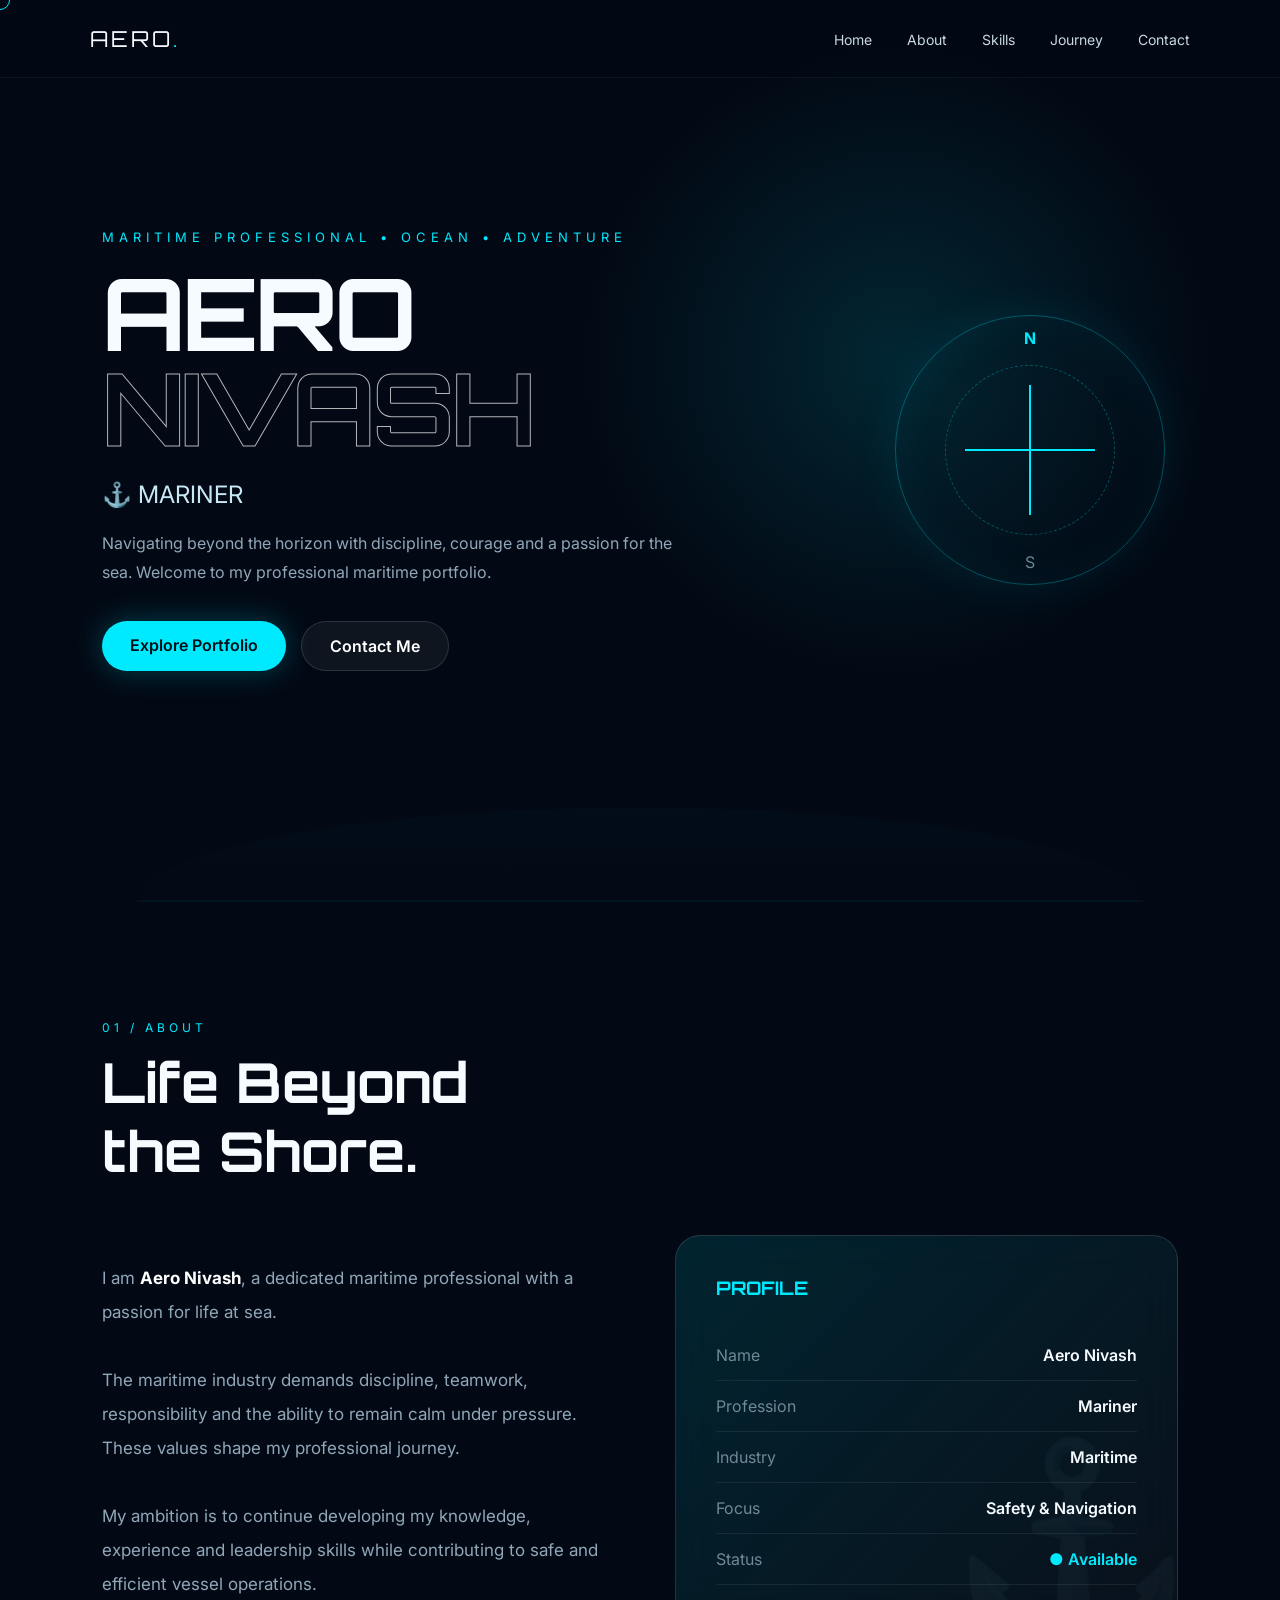
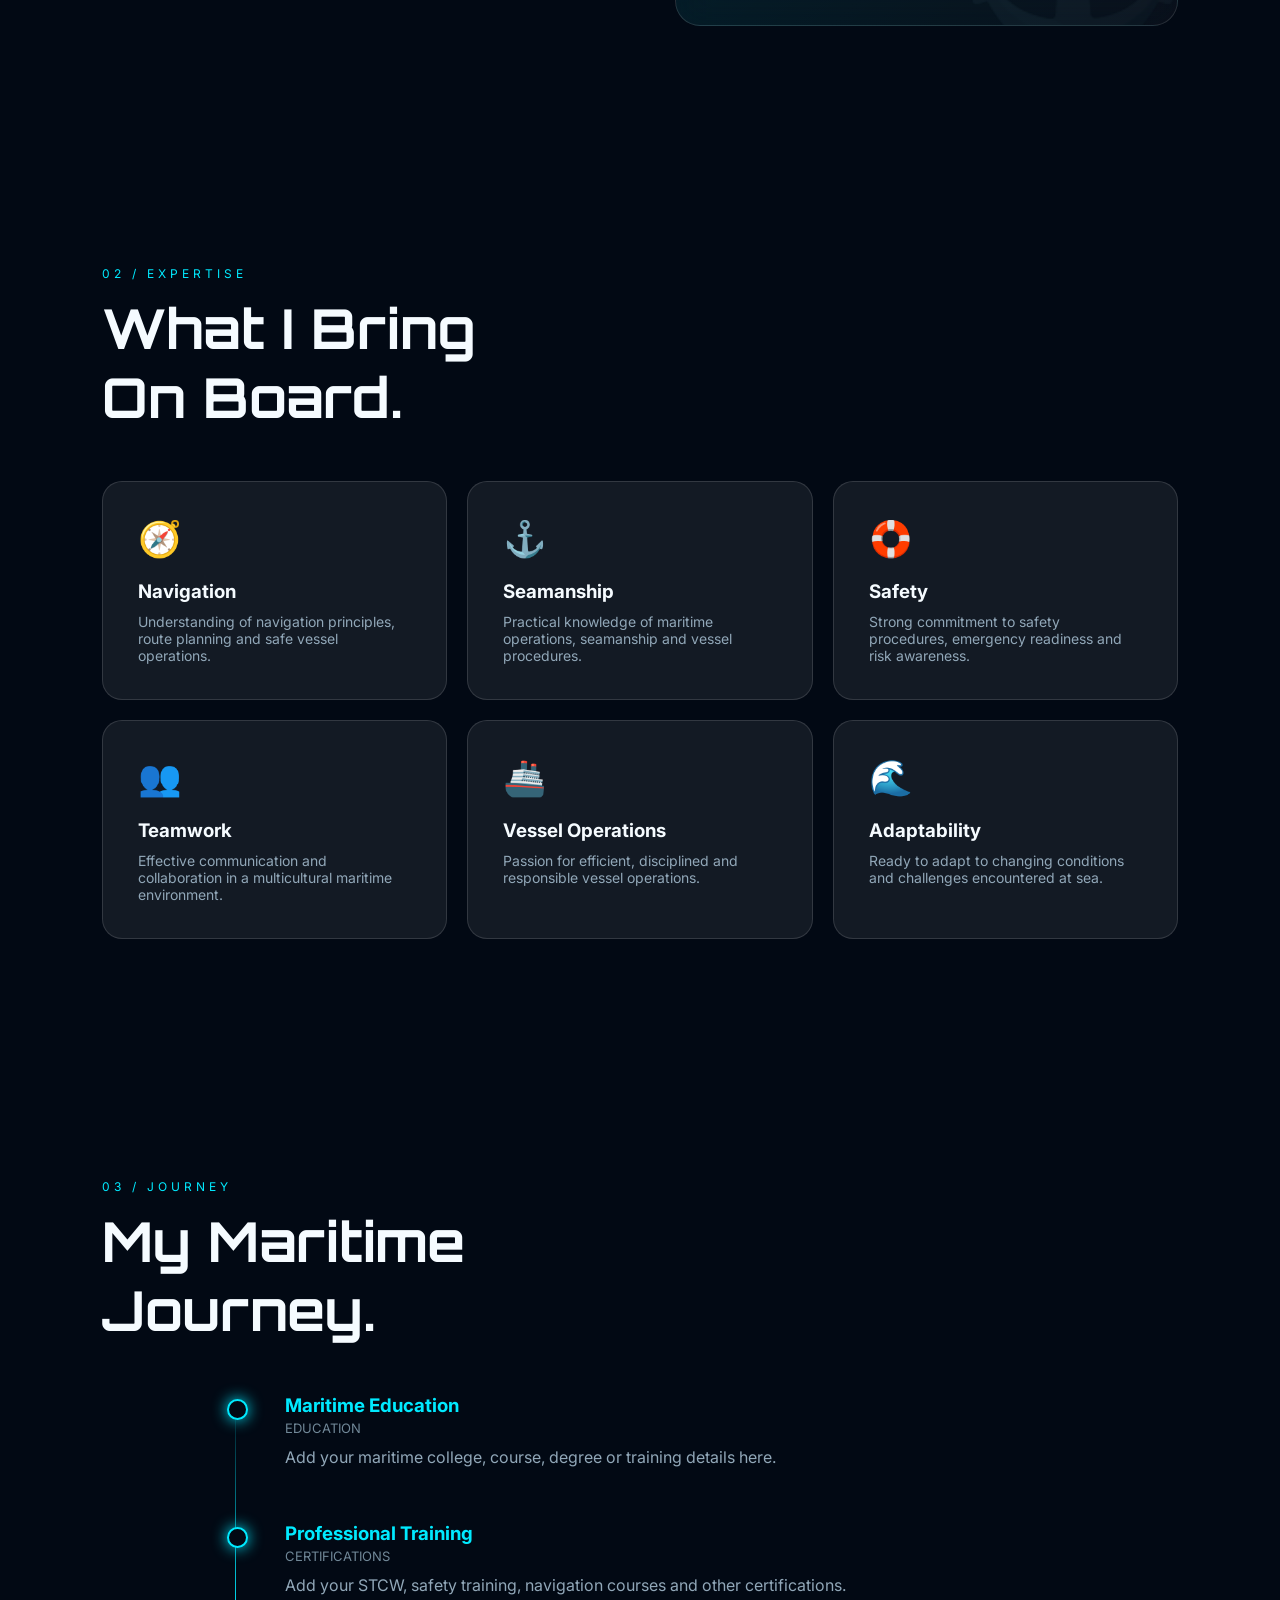
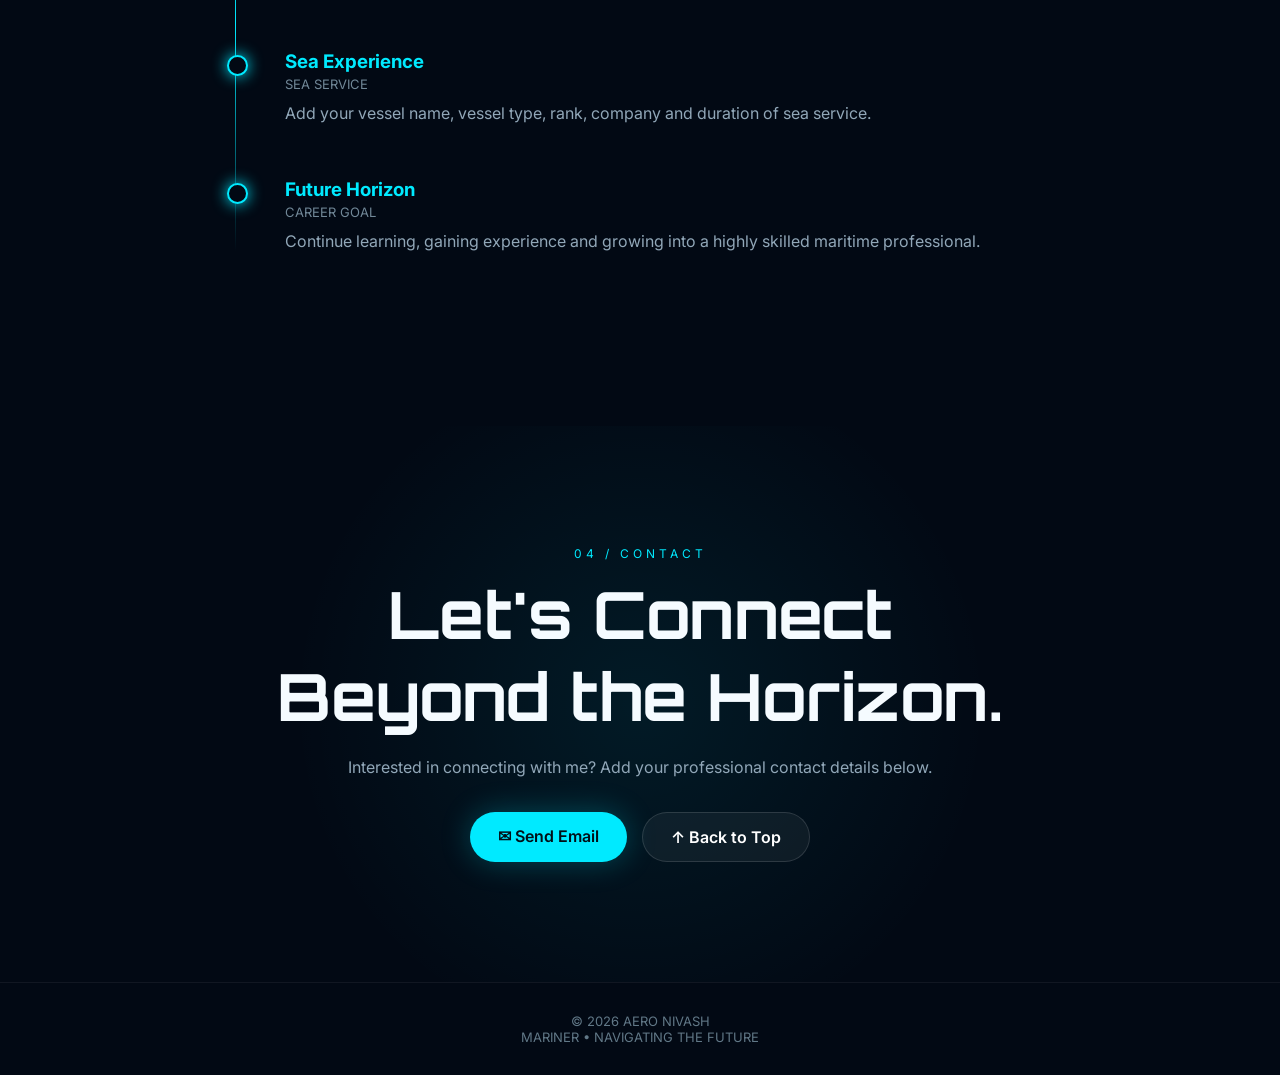
<file: index.html>
<!DOCTYPE html>
<html lang="en">
<head>
    <meta charset="UTF-8">
    <meta name="viewport" content="width=device-width, initial-scale=1.0">

    <title>Aero Nivash | Mariner</title>

    <!-- Google Fonts -->
    <link rel="preconnect" href="https://fonts.googleapis.com">
    <link rel="preconnect" href="https://fonts.gstatic.com" crossorigin>

    <link
        href="https://fonts.googleapis.com/css2?family=Inter:wght@300;400;500;600;700&family=Orbitron:wght@500;700;800&display=swap"
        rel="stylesheet"
    >
    <link rel="stylesheet" href="style.css">
</head>

<body>
    <div class="cursor"></div>

    <nav>

        <div class="logo">
            AERO<span>.</span>
        </div>

        <ul>
            <li><a href="#home">Home</a></li>
            <li><a href="#about">About</a></li>
            <li><a href="#skills">Skills</a></li>
            <li><a href="#journey">Journey</a></li>
            <li><a href="#contact">Contact</a></li>
        </ul>

    </nav>

    <section class="hero" id="home">

        <div class="hero-content">

            <div class="small-title">
                MARITIME PROFESSIONAL • OCEAN • ADVENTURE
            </div>

            <h1>
                AERO
                <span>NIVASH</span>
            </h1>

            <h2>
                ⚓ MARINER
            </h2>

            <p>
                Navigating beyond the horizon with discipline, courage
                and a passion for the sea. Welcome to my professional
                maritime portfolio.
            </p>

            <div class="buttons">

                <a href="#about" class="btn primary">
                    Explore Portfolio
                </a>

                <a href="#contact" class="btn secondary">
                    Contact Me
                </a>

            </div>

        </div>
        <div class="compass">
            <div class="compass-inner"></div>
        </div>

        <div class="wave"></div>

    </section>

    <section id="about">

        <div class="section-label">
            01 / ABOUT
        </div>

        <h2 class="section-title">
            Life Beyond<br>the Shore.
        </h2>

        <div class="about-grid">

            <div class="about-text">

                <p>
                    I am <strong>Aero Nivash</strong>, a dedicated
                    maritime professional with a passion for life at sea.
                </p>

                <br>

                <p>
                    The maritime industry demands discipline, teamwork,
                    responsibility and the ability to remain calm under
                    pressure. These values shape my professional journey.
                </p>

                <br>

                <p>
                    My ambition is to continue developing my knowledge,
                    experience and leadership skills while contributing
                    to safe and efficient vessel operations.
                </p>

            </div>
            <div class="profile-card">

                <h3>PROFILE</h3>

                <div class="info">
                    <span>Name</span>
                    <span>Aero Nivash</span>
                </div>

                <div class="info">
                    <span>Profession</span>
                    <span>Mariner</span>
                </div>

                <div class="info">
                    <span>Industry</span>
                    <span>Maritime</span>
                </div>

                <div class="info">
                    <span>Focus</span>
                    <span>Safety & Navigation</span>
                </div>

                <div class="info">
                    <span>Status</span>
                    <span style="color:#00eaff;">
                        ● Available
                    </span>
                </div>

            </div>

        </div>

    </section>

    <section id="skills">

        <div class="section-label">
            02 / EXPERTISE
        </div>

        <h2 class="section-title">
            What I Bring<br>On Board.
        </h2>

        <div class="skills">

            <div class="skill-card">

                <div class="icon">🧭</div>

                <h3>Navigation</h3>

                <p>
                    Understanding of navigation principles,
                    route planning and safe vessel operations.
                </p>

            </div>


            <div class="skill-card">

                <div class="icon">⚓</div>

                <h3>Seamanship</h3>

                <p>
                    Practical knowledge of maritime operations,
                    seamanship and vessel procedures.
                </p>

            </div>


            <div class="skill-card">

                <div class="icon">🛟</div>

                <h3>Safety</h3>

                <p>
                    Strong commitment to safety procedures,
                    emergency readiness and risk awareness.
                </p>

            </div>


            <div class="skill-card">

                <div class="icon">👥</div>

                <h3>Teamwork</h3>

                <p>
                    Effective communication and collaboration
                    in a multicultural maritime environment.
                </p>

            </div>


            <div class="skill-card">

                <div class="icon">🚢</div>

                <h3>Vessel Operations</h3>

                <p>
                    Passion for efficient, disciplined and
                    responsible vessel operations.
                </p>

            </div>


            <div class="skill-card">

                <div class="icon">🌊</div>

                <h3>Adaptability</h3>

                <p>
                    Ready to adapt to changing conditions and
                    challenges encountered at sea.
                </p>

            </div>

        </div>

    </section>

    <section id="journey">

        <div class="section-label">
            03 / JOURNEY
        </div>

        <h2 class="section-title">
            My Maritime<br>Journey.
        </h2>

        <div class="timeline">

            <div class="timeline-item">

                <h3>Maritime Education</h3>

                <span>EDUCATION</span>

                <p>
                    Add your maritime college, course,
                    degree or training details here.
                </p>

            </div>


            <div class="timeline-item">

                <h3>Professional Training</h3>

                <span>CERTIFICATIONS</span>

                <p>
                    Add your STCW, safety training,
                    navigation courses and other certifications.
                </p>

            </div>


            <div class="timeline-item">

                <h3>Sea Experience</h3>

                <span>SEA SERVICE</span>

                <p>
                    Add your vessel name, vessel type,
                    rank, company and duration of sea service.
                </p>

            </div>


            <div class="timeline-item">

                <h3>Future Horizon</h3>

                <span>CAREER GOAL</span>

                <p>
                    Continue learning, gaining experience
                    and growing into a highly skilled maritime professional.
                </p>

            </div>

        </div>

    </section>
    <section class="contact" id="contact">

        <div class="section-label">
            04 / CONTACT
        </div>

        <h2>
            Let's Connect<br>Beyond the Horizon.
        </h2>

        <p>
            Interested in connecting with me?
            Add your professional contact details below.
        </p>

        <div class="buttons contact-buttons">

            <a
                href="mailto:your@email.com"
                class="btn primary"
            >
                ✉ Send Email
            </a>

            <a
                href="#home"
                class="btn secondary"
            >
                ↑ Back to Top
            </a>

        </div>

    </section>
    <footer>

        © 2026 AERO NIVASH
        <br>
        MARINER • NAVIGATING THE FUTURE

    </footer>

    <script>


        const cursor = document.querySelector(".cursor");

        document.addEventListener("mousemove", function(e) {

            cursor.style.left = e.clientX + "px";
            cursor.style.top = e.clientY + "px";

        });


        const cards = document.querySelectorAll(
            ".skill-card, .profile-card, .timeline-item"
        );

        const observer = new IntersectionObserver(
            entries => {

                entries.forEach(entry => {

                    if (entry.isIntersecting) {

                        entry.target.style.opacity = "1";

                        entry.target.style.transform =
                            "translateY(0)";

                    }

                });

            },
            {
                threshold: 0.15
            }
        );


        cards.forEach(card => {

            card.style.opacity = "0";

            card.style.transform =
                "translateY(40px)";

            card.style.transition =
                "all .8s ease";

            observer.observe(card);

        });

    </script>

</body>
</html>
</file>
<file: style.css>
:root {
    --cyan: #00eaff;
    --blue: #168cff;
    --deep: #020914;
    --glass: rgba(255, 255, 255, 0.07);
    --border: rgba(255, 255, 255, 0.13);
    --white: #f5fbff;
    --muted: #91a7b8;
}

* {
    margin: 0;
    padding: 0;
    box-sizing: border-box;
    scroll-behavior: smooth;
}


body {
    font-family: "Inter", sans-serif;
    background: var(--deep);
    color: var(--white);
    overflow-x: hidden;
}


.cursor {
    position: fixed;
    width: 20px;
    height: 20px;

    border: 1px solid var(--cyan);
    border-radius: 50%;

    pointer-events: none;
    z-index: 9999;

    transform: translate(-50%, -50%);

    transition: 0.08s;
}

nav {
    position: fixed;
    top: 0;
    width: 100%;

    padding: 25px 7%;

    display: flex;
    justify-content: space-between;
    align-items: center;

    z-index: 1000;

    background: rgba(2, 9, 20, 0.45);

    backdrop-filter: blur(18px);

    border-bottom: 1px solid rgba(255, 255, 255, 0.05);
}


.logo {
    font-family: "Orbitron";
    font-size: 22px;
    letter-spacing: 3px;
}


.logo span {
    color: var(--cyan);
}


nav ul {
    display: flex;
    gap: 35px;

    list-style: none;
}


nav a {
    color: #c8d8e3;
    text-decoration: none;

    font-size: 14px;

    transition: 0.3s;
}


nav a:hover {
    color: var(--cyan);
}

.hero {
    min-height: 100vh;

    position: relative;

    display: flex;
    align-items: center;

    padding: 120px 8%;

    background:
        linear-gradient(
            90deg,
            rgba(2, 9, 20, 0.95) 0%,
            rgba(2, 9, 20, 0.7) 45%,
            rgba(2, 9, 20, 0.2) 100%
        ),
        url("https://images.unsplash.com/photo-1500375592092-40eb2168fd21?auto=format&fit=crop&w=2400&q=90");

    background-size: cover;
    background-position: center;
}


.hero::after {
    content: "";

    position: absolute;
    inset: 0;

    background:
        radial-gradient(
            circle at 70% 40%,
            rgba(0, 234, 255, 0.13),
            transparent 30%
        ),
        linear-gradient(
            to top,
            var(--deep),
            transparent 30%
        );

    pointer-events: none;
}


.hero-content {
    position: relative;

    z-index: 2;

    max-width: 750px;
}


.small-title {
    color: var(--cyan);

    letter-spacing: 5px;

    font-size: 13px;

    margin-bottom: 20px;
}


.hero h1 {
    font-family: "Orbitron";

    font-size: clamp(48px, 8vw, 100px);

    line-height: 0.95;

    letter-spacing: -4px;
}


.hero h1 span {
    display: block;

    color: transparent;

    -webkit-text-stroke: 1px rgba(255, 255, 255, 0.7);
}


.hero h2 {
    margin-top: 25px;

    font-size: 24px;

    font-weight: 400;

    color: #c9e8f5;
}


.hero p {
    margin-top: 20px;

    max-width: 600px;

    color: var(--muted);

    line-height: 1.8;
}


.buttons {
    margin-top: 35px;

    display: flex;

    gap: 15px;

    flex-wrap: wrap;
}


.btn {
    text-decoration: none;

    padding: 14px 28px;

    border-radius: 50px;

    font-weight: 600;

    transition: 0.3s;
}


.primary {
    color: #001018;

    background: var(--cyan);

    box-shadow:
        0 0 30px rgba(0, 234, 255, 0.25);
}


.primary:hover {
    transform: translateY(-4px);

    box-shadow:
        0 0 45px rgba(0, 234, 255, 0.55);
}


.secondary {
    color: white;

    border: 1px solid var(--border);

    background: rgba(255, 255, 255, 0.05);
}


.secondary:hover {
    border-color: var(--cyan);

    color: var(--cyan);
}

.compass {
    position: absolute;

    right: 9%;
    top: 35%;

    width: 270px;
    height: 270px;

    border: 1px solid rgba(0, 234, 255, 0.3);

    border-radius: 50%;

    display: flex;

    justify-content: center;

    align-items: center;

    animation: rotate 30s linear infinite;

    box-shadow:
        0 0 50px rgba(0, 234, 255, 0.08),
        inset 0 0 50px rgba(0, 234, 255, 0.05);
}


.compass::before {
    content: "N";

    position: absolute;

    top: 12px;

    color: var(--cyan);

    font-weight: bold;
}


.compass::after {
    content: "S";

    position: absolute;

    bottom: 12px;

    color: #6e8492;
}


.compass-inner {
    width: 170px;
    height: 170px;

    border: 1px dashed rgba(0, 234, 255, 0.3);

    border-radius: 50%;

    position: relative;
}


.compass-inner::before,
.compass-inner::after {
    content: "";

    position: absolute;

    left: 50%;
    top: 50%;

    transform: translate(-50%, -50%);

    background: var(--cyan);
}


.compass-inner::before {
    width: 2px;
    height: 130px;
}


.compass-inner::after {
    width: 130px;
    height: 2px;
}


@keyframes rotate {
    to {
        transform: rotate(360deg);
    }
}

.wave {
    position: absolute;

    bottom: -2px;
    left: 0;

    width: 100%;
    height: 120px;

    background:
        radial-gradient(
            ellipse at 50% 100%,
            #031421 55%,
            transparent 56%
        );
}


section {
    padding: 120px 8%;

    position: relative;
}


.section-label {
    color: var(--cyan);

    letter-spacing: 4px;

    font-size: 12px;

    margin-bottom: 12px;
}


.section-title {
    font-family: "Orbitron";

    font-size: clamp(32px, 5vw, 55px);

    margin-bottom: 50px;
}


.about-grid {
    display: grid;

    grid-template-columns: 1fr 1fr;

    gap: 70px;

    align-items: center;
}


.about-text {
    color: var(--muted);

    font-size: 17px;

    line-height: 2;
}


.about-text strong {
    color: white;
}

.profile-card {
    min-height: 350px;

    background:
        linear-gradient(
            135deg,
            rgba(0, 234, 255, 0.12),
            rgba(255, 255, 255, 0.03)
        );

    border: 1px solid var(--border);

    border-radius: 25px;

    padding: 40px;

    backdrop-filter: blur(20px);

    position: relative;

    overflow: hidden;
}


.profile-card::before {
    content: "⚓";

    position: absolute;

    right: -20px;
    bottom: -40px;

    font-size: 200px;

    color: rgba(0, 234, 255, 0.05);
}


.profile-card h3 {
    font-family: "Orbitron";

    color: var(--cyan);

    margin-bottom: 30px;
}


.info {
    display: flex;

    justify-content: space-between;

    padding: 15px 0;

    border-bottom:
        1px solid rgba(255, 255, 255, 0.07);
}


.info span:first-child {
    color: #718898;
}


.info span:last-child {
    font-weight: 600;
}


.skills {
    display: grid;

    grid-template-columns: repeat(3, 1fr);

    gap: 20px;
}


.skill-card {
    padding: 35px;

    background: var(--glass);

    border: 1px solid var(--border);

    border-radius: 20px;

    transition: 0.4s;

    position: relative;

    overflow: hidden;
}


.skill-card::before {
    content: "";

    position: absolute;

    width: 100px;
    height: 100px;

    background: var(--cyan);

    filter: blur(70px);

    opacity: 0;

    transition: 0.4s;
}


.skill-card:hover {
    transform: translateY(-10px);

    border-color:
        rgba(0, 234, 255, 0.5);
}


.skill-card:hover::before {
    opacity: 0.2;
}


.icon {
    font-size: 35px;

    margin-bottom: 20px;
}


.skill-card h3 {
    margin-bottom: 10px;
}


.skill-card p {
    color: var(--muted);

    font-size: 14px;
}

.timeline {
    max-width: 850px;

    margin: auto;

    position: relative;
}


.timeline::before {
    content: "";

    position: absolute;

    left: 20px;

    top: 0;
    bottom: 0;

    width: 1px;

    background:
        linear-gradient(
            transparent,
            var(--cyan),
            transparent
        );
}


.timeline-item {
    padding-left: 70px;

    margin-bottom: 55px;

    position: relative;
}


.timeline-item::before {
    content: "";

    position: absolute;

    left: 12px;
    top: 5px;

    width: 17px;
    height: 17px;

    border-radius: 50%;

    background: var(--deep);

    border: 2px solid var(--cyan);

    box-shadow:
        0 0 15px var(--cyan);
}


.timeline-item h3 {
    color: var(--cyan);
}


.timeline-item span {
    font-size: 13px;

    color: #718898;
}


.timeline-item p {
    margin-top: 10px;

    color: var(--muted);
}


.contact {
    text-align: center;

    background:
        radial-gradient(
            circle at center,
            rgba(0, 234, 255, 0.08),
            transparent 50%
        );
}


.contact h2 {
    font-family: "Orbitron";

    font-size: clamp(35px, 6vw, 65px);
}


.contact p {
    color: var(--muted);

    margin: 20px auto;

    max-width: 600px;
}


.contact-buttons {
    justify-content: center;
}


footer {
    padding: 30px;

    text-align: center;

    border-top:
        1px solid rgba(255, 255, 255, 0.06);

    color: #617887;

    font-size: 13px;
}


@media (max-width: 850px) {

    nav ul {
        display: none;
    }


    .compass {
        display: none;
    }


    .about-grid {
        grid-template-columns: 1fr;
    }


    .skills {
        grid-template-columns: 1fr;
    }


    .hero h1 {
        letter-spacing: -2px;
    }

}
</file>
